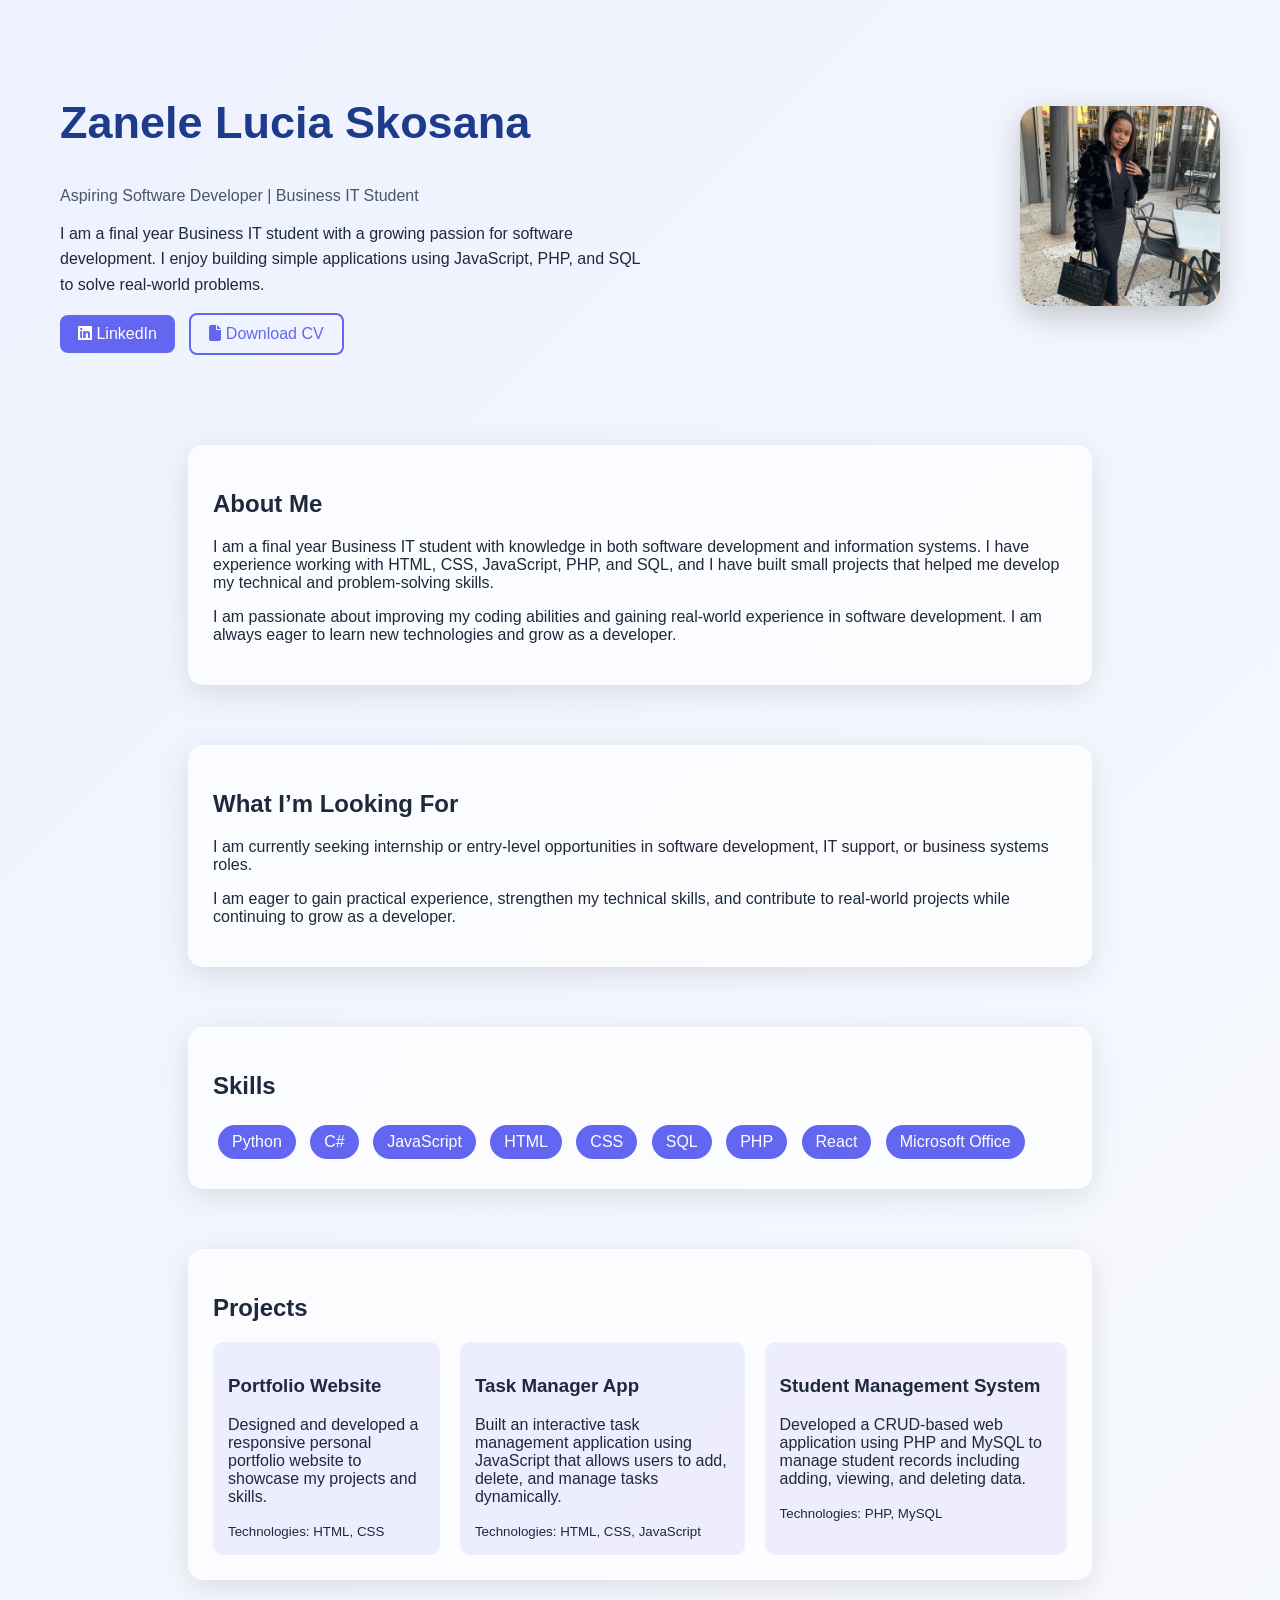
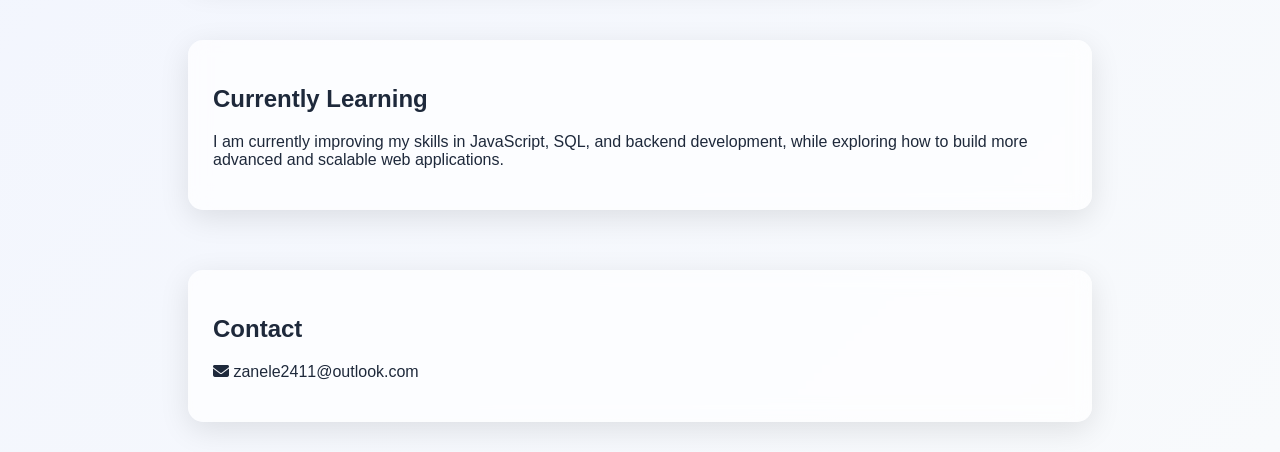
<file: index.html>
<!DOCTYPE html>
<html>
<head>
    <title>Zanele Skosana | Portfolio</title>
    <link rel="stylesheet" href="style.css">

    <!-- Icons -->
    <link rel="stylesheet" href="https://cdnjs.cloudflare.com/ajax/libs/font-awesome/6.5.0/css/all.min.css">
</head>

<body>

<!-- HERO -->
<section class="hero">

    <div class="hero-text">
        <h1>Zanele Lucia Skosana</h1>

        <p class="subtitle">
            Aspiring Software Developer | Business IT Student
        </p>

        <p class="desc">
            I am a final year Business IT student with a growing passion for software development. 
            I enjoy building simple applications using JavaScript, PHP, and SQL to solve real-world problems.
        </p>

        <div class="buttons">
            <a href="https://www.linkedin.com/in/zanele-skosana-9462b6382/" target="_blank" class="btn">
                <i class="fab fa-linkedin"></i> LinkedIn
            </a>

            <a href="cv.pdf" class="btn outline">
                <i class="fas fa-file"></i> Download CV
            </a>
        </div>
    </div>

    <div class="hero-image">
        <img src="images/image.png" alt="Profile Picture">
    </div>

</section>

<!-- ABOUT -->
<section class="card-section">
    <div class="card">
        <h2>About Me</h2>
        <p>
            I am a final year Business IT student with knowledge in both software development and information systems.
            I have experience working with HTML, CSS, JavaScript, PHP, and SQL, and I have built small projects that helped me develop my technical and problem-solving skills.
        </p>

        <p>
            I am passionate about improving my coding abilities and gaining real-world experience in software development.
            I am always eager to learn new technologies and grow as a developer.
        </p>
    </div>
</section>

<!-- WHAT I'M LOOKING FOR -->
<section class="card-section">
    <div class="card">
        <h2>What I’m Looking For</h2>
        
        <p>
            I am currently seeking internship or entry-level opportunities in software development, IT support, or business systems roles. </p>

            <p> I am eager to gain practical experience, strengthen my technical skills, and contribute to real-world projects while continuing to grow as a developer.</p>
            
        
    </div>



</section>

<!-- SKILLS -->
<section class="card-section">
    <div class="card">
        <h2>Skills</h2>

        <div class="skills">
            <span>Python</span>
            <span>C#</span>
            <span>JavaScript</span>
            <span>HTML</span>
            <span>CSS</span>
            <span>SQL</span>
            <span>PHP</span>
            <span>React</span>
            <span>Microsoft Office</span>
        </div>
    </div>
</section>

<!-- PROJECTS -->
<section class="card-section">
    <div class="card">
        <h2>Projects</h2>

        <div class="projects">

            <div class="project">
                <h3>Portfolio Website</h3>
                <p>
                    Designed and developed a responsive personal portfolio website to showcase my projects and skills.
                </p>
                <small>Technologies: HTML, CSS</small>
            </div>

            <div class="project">
                <h3>Task Manager App</h3>
                <p>
                    Built an interactive task management application using JavaScript that allows users to add, delete, and manage tasks dynamically.
                </p>
                <small>Technologies: HTML, CSS, JavaScript</small>
            </div>

            <div class="project">
                <h3>Student Management System</h3>
                <p>
                    Developed a CRUD-based web application using PHP and MySQL to manage student records including adding, viewing, and deleting data.
                </p>
                <small>Technologies: PHP, MySQL</small>
            </div>

        </div>
    </div>
</section>

<!-- CURRENTLY LEARNING -->
<section class="card-section">
    <div class="card">
        <h2>Currently Learning</h2>
        <p>
            I am currently improving my skills in JavaScript, SQL, and backend development, while exploring how to build more advanced and scalable web applications.
        </p>
    </div>
</section>

<!-- CONTACT -->
<section class="card-section">
    <div class="card">
        <h2>Contact</h2>

        <p><i class="fas fa-envelope"></i> zanele2411@outlook.com</p>
    </div>
</section>

</body>
</html>
</file>
<file: style.css>
body {
    margin: 0;
    font-family: Arial, sans-serif;
    background: linear-gradient(135deg, #eef2ff, #f8fafc);
    color: #1e293b;
}

/* HERO */
.hero {
    display: flex;
    justify-content: space-between;
    align-items: center;
    padding: 60px;
}

/* TEXT */
.hero-text {
    max-width: 50%;
}

h1 {
    font-size: 45px;
    color: #1e3a8a;
}

.subtitle {
    color: #475569;
}

.desc {
    margin-top: 15px;
    line-height: 1.6;
}

/* BUTTONS */
.btn {
    display: inline-block;
    background: #6366f1;
    padding: 10px 18px;
    border-radius: 8px;
    color: white;
    text-decoration: none;
    margin-right: 10px;
    transition: 0.3s;
}

.btn:hover {
    transform: scale(1.05);
}

.btn.outline {
    background: transparent;
    border: 2px solid #6366f1;
    color: #6366f1;
}

/* IMAGE */
.hero-image img {
    width: 200px;
    height: 200px;
    object-fit: cover;
    border-radius: 20px;
    box-shadow: 0 10px 30px rgba(0,0,0,0.2);
}

/* CARDS */
.card-section {
    display: flex;
    justify-content: center;
    padding: 30px;
}

.card {
    background: rgba(255,255,255,0.7);
    padding: 25px;
    width: 70%;
    border-radius: 15px;
    backdrop-filter: blur(10px);
    box-shadow: 0 8px 30px rgba(0,0,0,0.1);
}

/* SKILLS */
.skills span {
    display: inline-block;
    background: #6366f1;
    color: white;
    padding: 8px 14px;
    border-radius: 20px;
    margin: 5px;
}

/* PROJECTS */
.projects {
    display: flex;
    gap: 20px;
}

.project {
    background: rgba(99,102,241,0.1);
    padding: 15px;
    border-radius: 10px;
    transition: 0.3s;
}

.project:hover {
    transform: translateY(-5px);
}

/* MOBILE */
@media (max-width: 768px) {
    .hero {
        flex-direction: column;
        text-align: center;
    }

    .hero-text {
        max-width: 100%;
    }

    .hero-image {
        margin-top: 20px;
    }

    .projects {
        flex-direction: column;
    }
}
</file>
